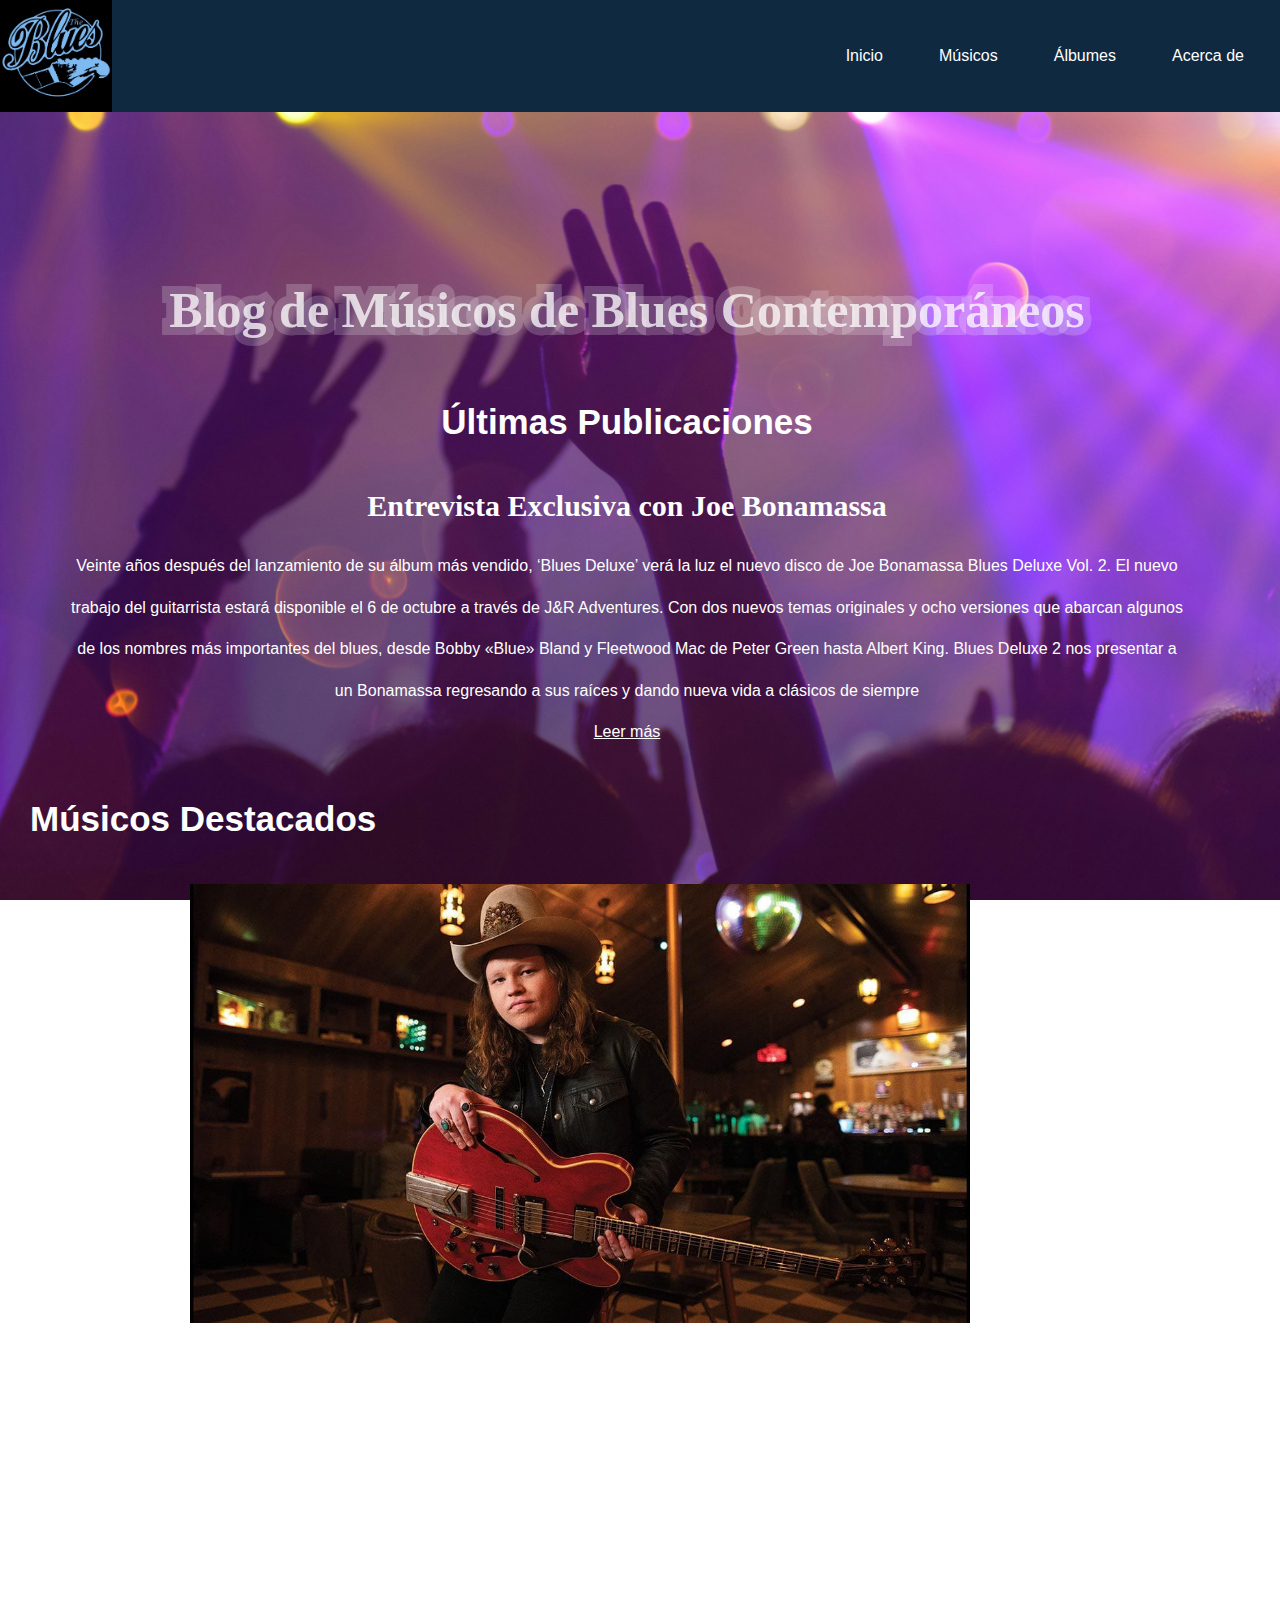
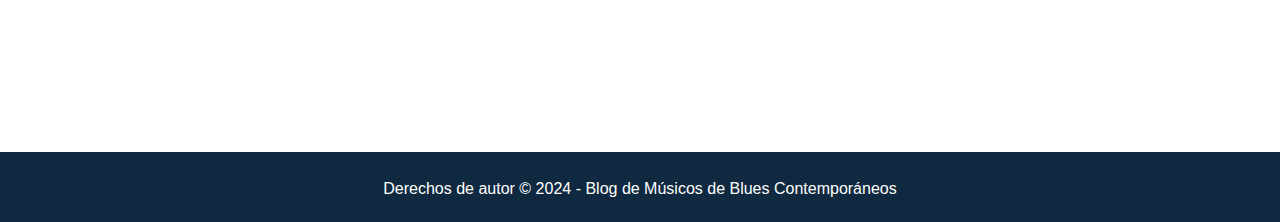
<file: index.html>
<!DOCTYPE html>
<html lang="es">
<head>
    <meta charset="UTF-8">
    <meta name="viewport" content="width=device-width, initial-scale=1.0">
    <title>Blog de Músicos de Blues Contemporáneos</title>
    <link rel="stylesheet" href="https://cdn.jsdelivr.net/npm/bootstrap-icons@1.11.3/font/bootstrap-icons.min.css">
    <link rel="stylesheet" href="./css/style.css">
    <link rel="icon" href="./media/icono.jpg">
    <link rel="preconnet" href="https://fonts.googleapis.com">
    <link rel="preconnect" href="https://fonts.gstatic.com" crossorigin>
    <link href="https://fonts.googleapis.com/css2?family=Jersey+25+Charted&display=swap" rel="stylesheet">
</head>
<body>

<header>
    <img class="logo" src="./media/logo.jpg" alt="logo">
    <button id="abrir" class="abrir-menu"><i class="bi bi-list"></i></button>
    <nav class="nav" id="nav">
        <button class="cerrar-menu" id="cerrar" ><i class="bi bi-x-lg"></i></button>
        <ul class="nav-list">
            <li><a href="#">Inicio</a></li>
            <li><a href="./pages/musicos.html">Músicos</a></li>
            <li><a href="./pages/albumes.html">Álbumes</a></li>
            <li><a href="../pages/acercade.html">Acerca de</a></li>

        </ul>
    </nav>
</header>
<script src="./javascript/main.js"></script>
<main>

    <section id="ultimaspublicaciones">
        <h1>Blog de Músicos de Blues Contemporáneos</h1>
        <h2>Últimas Publicaciones</h2>
        <article>
            <h3>Entrevista Exclusiva con Joe Bonamassa</h3>
            <p>Veinte años después del lanzamiento de su álbum más vendido, ‘Blues Deluxe’ verá la luz el nuevo disco de Joe Bonamassa Blues Deluxe Vol. 2. El nuevo trabajo del guitarrista estará disponible el 6 de octubre a través de J&R Adventures. Con dos nuevos temas originales y ocho versiones que abarcan algunos de los nombres más importantes del blues, desde Bobby «Blue» Bland y Fleetwood Mac de Peter Green hasta Albert King. Blues Deluxe 2 nos presentar a un Bonamassa regresando a sus raíces y dando nueva vida a clásicos de siempre</p>
            <a href="#">Leer más</a>
        </article>
    </section>
    <section id="destacados">
        <h2>Músicos Destacados</h2>
        <div class="musico-destacado">
            <img class="marcusIMG" src="./media/marcus.jpg" alt="marcusking">
            <h3>Marcus king</h3>
            <p>Marcus King es un músico de cuarta generación de Greenville, SC, aprendió a tocar la guitarra a los 3 años con su padre, el músico de blues rock Marvin King.
                Superó unos años problemáticos en el colegio para darse a conocer rápidamente como uno de los artistas jóvenes más prometedores de su tiempo. Tras su éxito con The Marcus King Band, debutó con su álbum en solitario 'El Dorado', producido por Auerbach en 2020. El álbum le valió una nominación al GRAMMY® al "Mejor Álbum de Americana" y los elogios unánimes de la crítica, desde NPR hasta Rolling Stone. Con una destreza sin parangón y un dinámico directo, King ha agotado las entradas de recintos históricos como The Beacon o The Filmore. Ha actuado como telonero de Chris Stapleton, Greta Van Fleet y Nathaniel Rateliff, y ha participado en los programas de Stagecoach, Fuji Rock y Rock Werchter, entre otros.</p>
            <a href="#">Ver más</a>
        </div>
    </section>
</main>
<div class="footer">
<footer>
    <p>Derechos de autor © 2024 - Blog de Músicos de Blues Contemporáneos</p>
</footer>
</div>
</body>
</html>
</file>
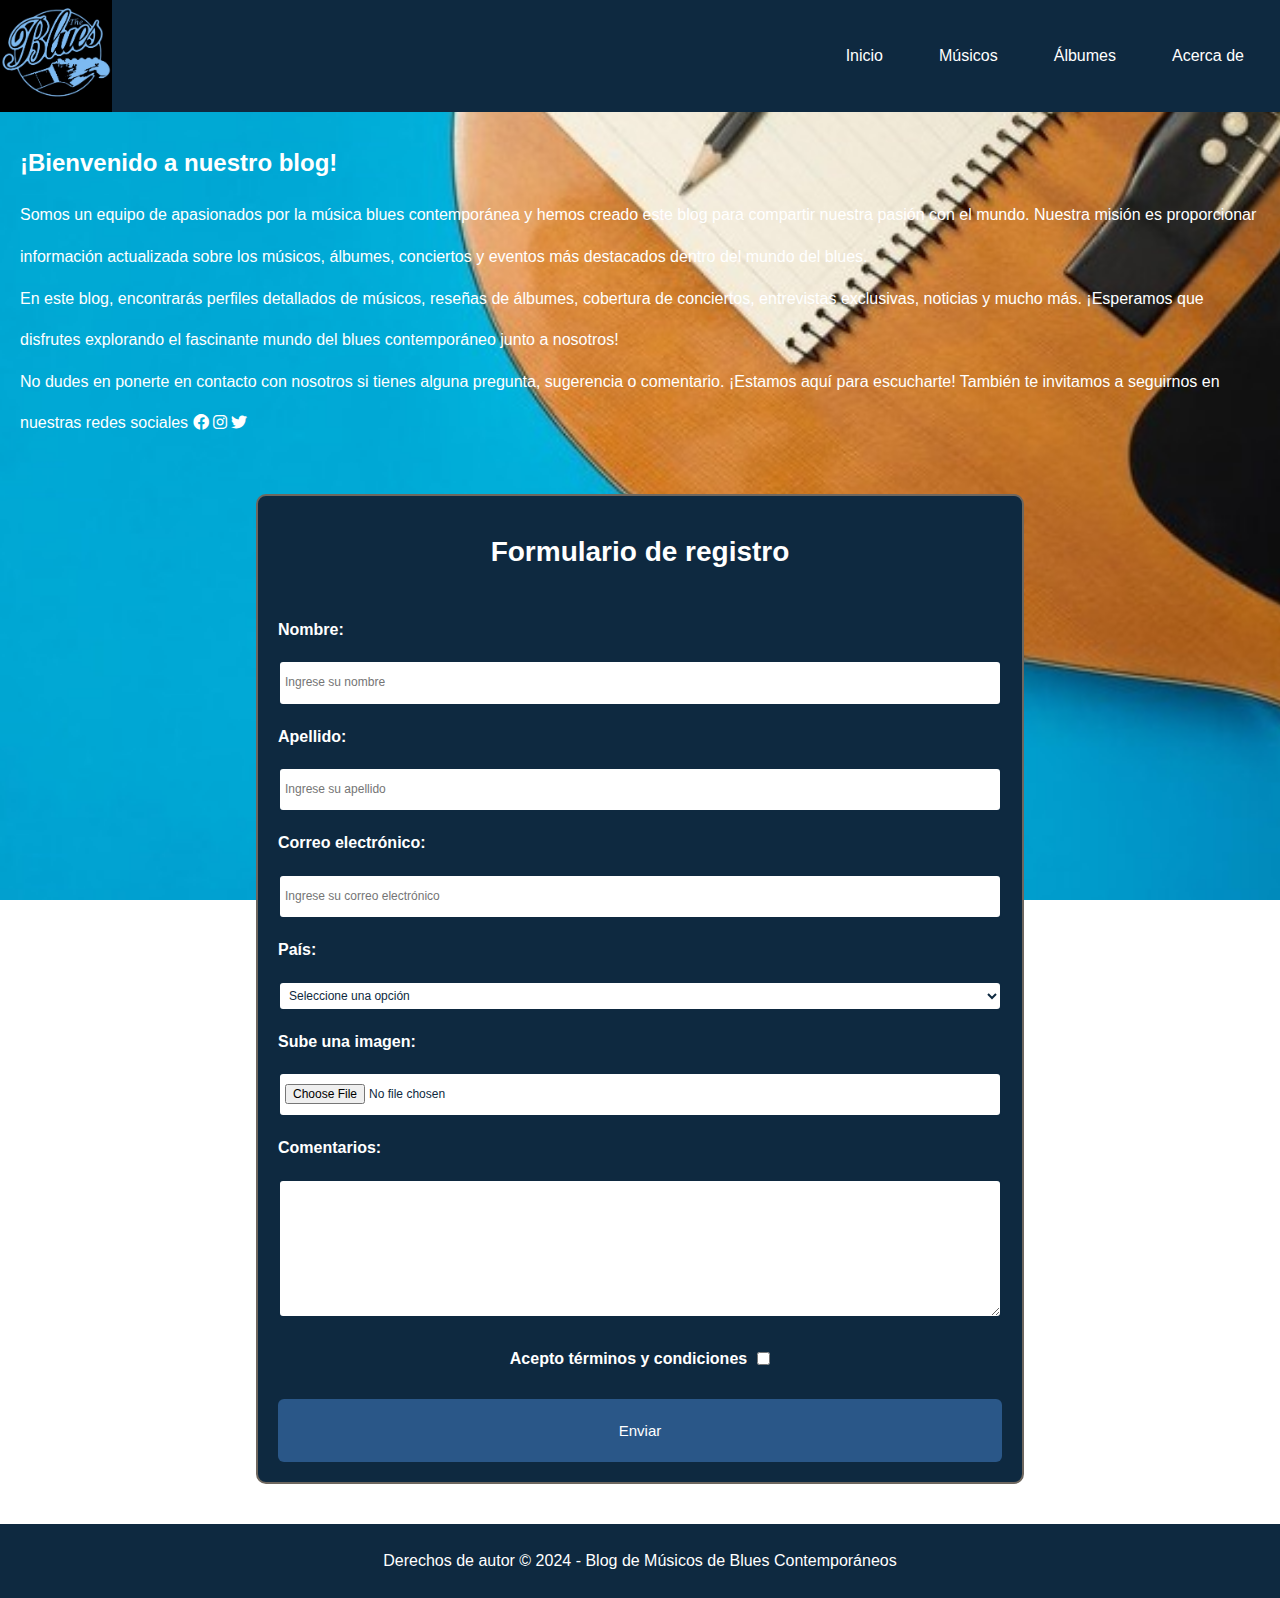
<file: pages/acercade.html>
<!DOCTYPE html>
<html lang="es">
<head>
    <meta charset="UTF-8">
    <meta name="viewport" content="width=device-width, initial-scale=1.0">
    <title>Acerca de Nosotros - Blog de Músicos de Blues Contemporáneos</title>
    <link rel="icon" href="/media/icono.jpg">
    <link rel="stylesheet" href="https://cdnjs.cloudflare.com/ajax/libs/font-awesome/6.0.0-beta3/css/all.min.css">
    <link rel="stylesheet" href="../css/acercade.css">
</head>
<body>

<header>
    <img class="logo" src="../media/logo.jpg" alt="logo">
        <nav class="nav" id="nav">
            <ul class="nav-list">
                <li><a href="/index.html">Inicio</a></li>
                <li><a href="../pages/musicos.html">Músicos</a></li>
                <li><a href="../pages/albumes.html">Álbumes</a></li>
                <li><a href="#">Acerca de</a></li>
            </ul>
        </nav>
</header>
    <main>
        <section class="about">
            <h2>¡Bienvenido a nuestro blog!</h2>
            <p>Somos un equipo de apasionados por la música blues contemporánea y hemos creado este blog para compartir nuestra pasión con el mundo. Nuestra misión es proporcionar información actualizada sobre los músicos, álbumes, conciertos y eventos más destacados dentro del mundo del blues.</p>
            <p>En este blog, encontrarás perfiles detallados de músicos, reseñas de álbumes, cobertura de conciertos, entrevistas exclusivas, noticias y mucho más. ¡Esperamos que disfrutes explorando el fascinante mundo del blues contemporáneo junto a nosotros!</p>
            <p>No dudes en ponerte en contacto con nosotros si tienes alguna pregunta, sugerencia o comentario. ¡Estamos aquí para escucharte! También te invitamos a seguirnos en nuestras redes sociales
                <a href="https://www.facebook.com" target="_blank"><i class="fab fa-facebook"></i></a>
                <a href="https://www.instagram.com" target="_blank"><i class="fab fa-instagram"></i></a>
                <a href="https://www.twitter.com" target="_blank"><i class="fab fa-twitter"></i></a></p>
        </section>
        
        <section class="registrar">
            <h2>Formulario de registro</h2>
            <form id="form" action="https://formsubmit.co/mbcontemporaneos@outlook.com" method="POST">
                <div>
                    <label for="nombre">Nombre:</label>
                    <input type="text" id="nombre" name="nombre" placeholder="Ingrese su nombre">
                </div>
                <div>
                    <label for="apellido">Apellido:</label>
                    <input type="text" id="apellido" name="apellido" placeholder="Ingrese su apellido">
                </div>
                <div>
                    <label for="email">Correo electrónico:</label>
                    <input type="email" id="ingresesucorreoelectronico" name="ingresesucorreoelectronico" placeholder="Ingrese su correo electrónico">
                </div>
                <div>
                    <label for="opciones">País:</label>
                    <select id="opciones" name="opciones">
                        <option value="" selected disabled>Seleccione una opción</option>
                        <option value="Argentina">Argentina</option>
                        <option value="Uruguay">Uruguay</option>
                        <option value="Brasil">Brasil</option>
                    </select>
                </div>
                <div>
                    <label for="imagen">Sube una imagen:</label>
                    <input type="file" id="imagen" name="imagen">
                </div>
                <div>
                    <label for="comentarios">Comentarios:</label>
                    <textarea id="comentarios" name="comentarios" cols="25" rows="4" ></textarea>
                </div>
                <div class="terminos">
                    <label for="terms">Acepto términos y condiciones</label>
                    <input type="checkbox" name="terms" id="terms">
                </div>
                <div class="bottoms">
                    <button id="submitbutton">Enviar</button>
                    <input type="hidden" name="_next" value="http://127.0.0.1:5500">
                    <input type="hidden" name="_captcha" value="false">
                </div>
            </form>
            <script src="../javascript/form.js"></script>
        </section>
    </main>
    <div class="footer" >
        <footer>
            <p>Derechos de autor © 2024 - Blog de Músicos de Blues Contemporáneos</p>
        </footer>
    </div>
</body>
</html>
</file>
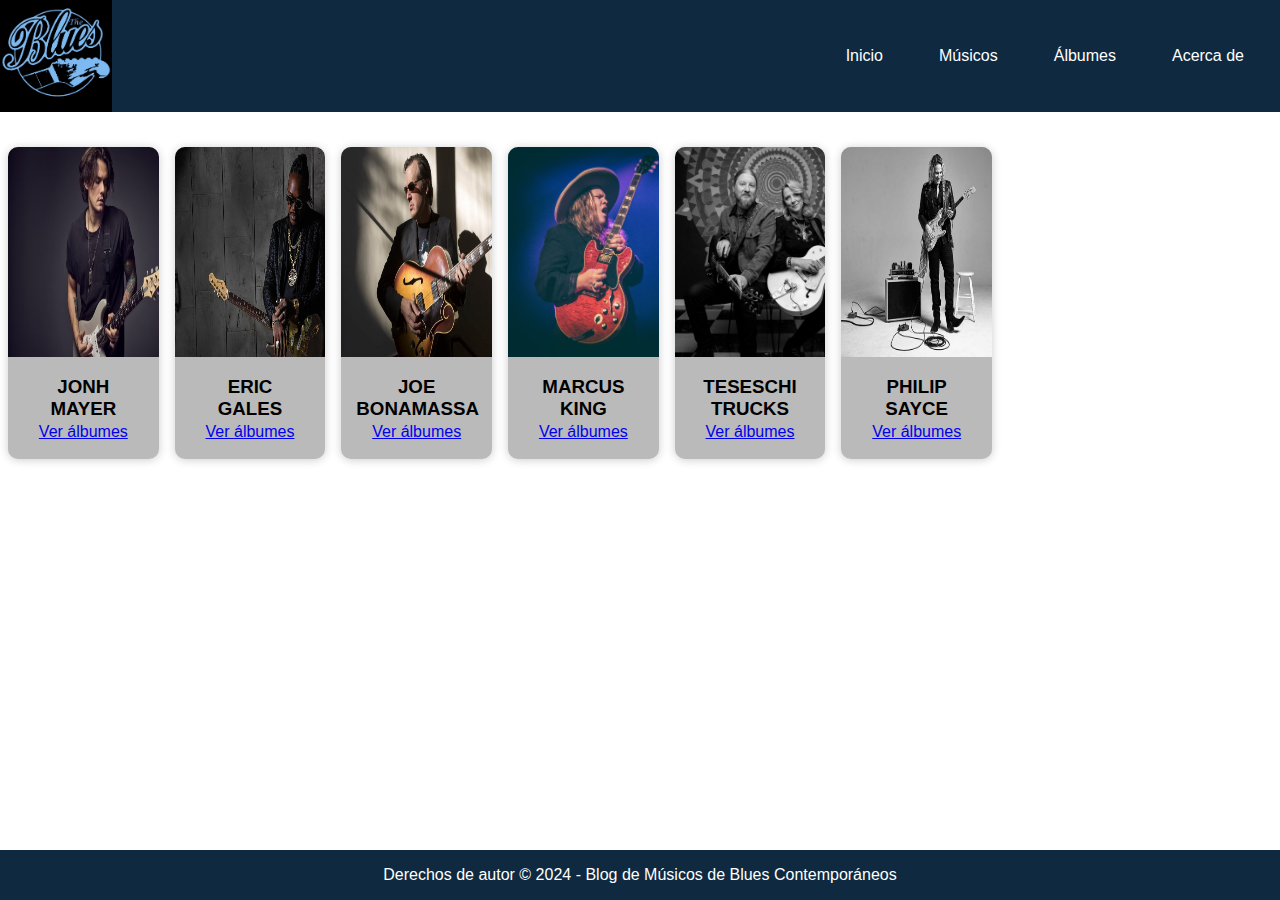
<file: pages/albumes.html>
<!DOCTYPE html>
<html lang="en">
<head>
    <meta charset="UTF-8">
    <meta name="viewport" content="width=device-width, initial-scale=1.0">
    <title>Álbumes de Blues Contemporáneos</title>
    <link rel="icon" href="/media/icono.jpg">
    <link rel="stylesheet" href="../css/galeria.css">
</head>
<body>
    <header>
        <img class="logo" src="../media/logo.jpg" alt="logo">
        <button id="abrir" class="abrir-menu"><i class="bi bi-list"></i></button>
        <nav class="nav" id="nav">
            <button class="cerrar-menu" id="cerrar" ><i class="bi bi-x-lg"></i></button>
            <ul class="nav-list">
                <li> <a href="../index.html">Inicio</a></li>
                <li> <a href="../pages/musicos.html">Músicos</a></li>
                <li> <a href="../pages/albumes.html">Álbumes</a></li>
                <li> <a href="../pages/acercade.html">Acerca de</a></li>
    
            </ul>
        </nav>
    </header>

    <div class="container">
        <div class="card">
            <figure>
                <img src="../media/johnmayer.jpg" alt="" >
            </figure>
            <div class="contenido">
                <h3>JONH MAYER</h3>
                <p><a href="john.html">Ver álbumes</a></p>
            </div>
        </div> 
        <div class="card">
            <figure>
                <img src="../media/ericgales.jpg" alt="">
            </figure>
            <div class="contenido">
                <h3>ERIC <br> GALES</h3>
            <p><a href="eric.html">Ver álbumes</a></p>
            </div>
        </div> 
        <div class="card">
            <figure>
                <img src="../media/joe.jpg" alt="" >
            </figure>
            <div class="contenido">
                <h3>JOE BONAMASSA</h3>
                <p><a href="joe.html">Ver álbumes</a></p>
            </div>
        </div> 
        <div class="card">
            <figure>
                <img src="../media/theMarcusKingBand.jpg" alt="" >
            </figure>
            <div class="contenido">
                <h3>MARCUS KING</h3>
                <p> <a href="marcus.html">Ver álbumes</a></p>
            </div>
        </div> 
        <div class="card">
            <figure>
                <img src="../media/tedeschitrucks.jpg" alt="">
            </figure>
            <div class="contenido">
                <h3>TESESCHI TRUCKS </h3>
                <p><a href="tedeschi.html">Ver álbumes</a></p>
            </div>
        </div> 
        <div class="card">
            <figure>
                <img src="../media/philipsayce.jpeg" alt="">
            </figure>
            <div class="contenido">
                <h3>PHILIP SAYCE</h3>
                <p><a href="philip.html">Ver álbumes</a></p>
            </div>
        </div> 

    </div>


    <div class="footer" >
        <footer>
            <p>Derechos de autor © 2024 - Blog de Músicos de Blues Contemporáneos</p>
        </footer>
    </div>
</body>
</html>
</file>
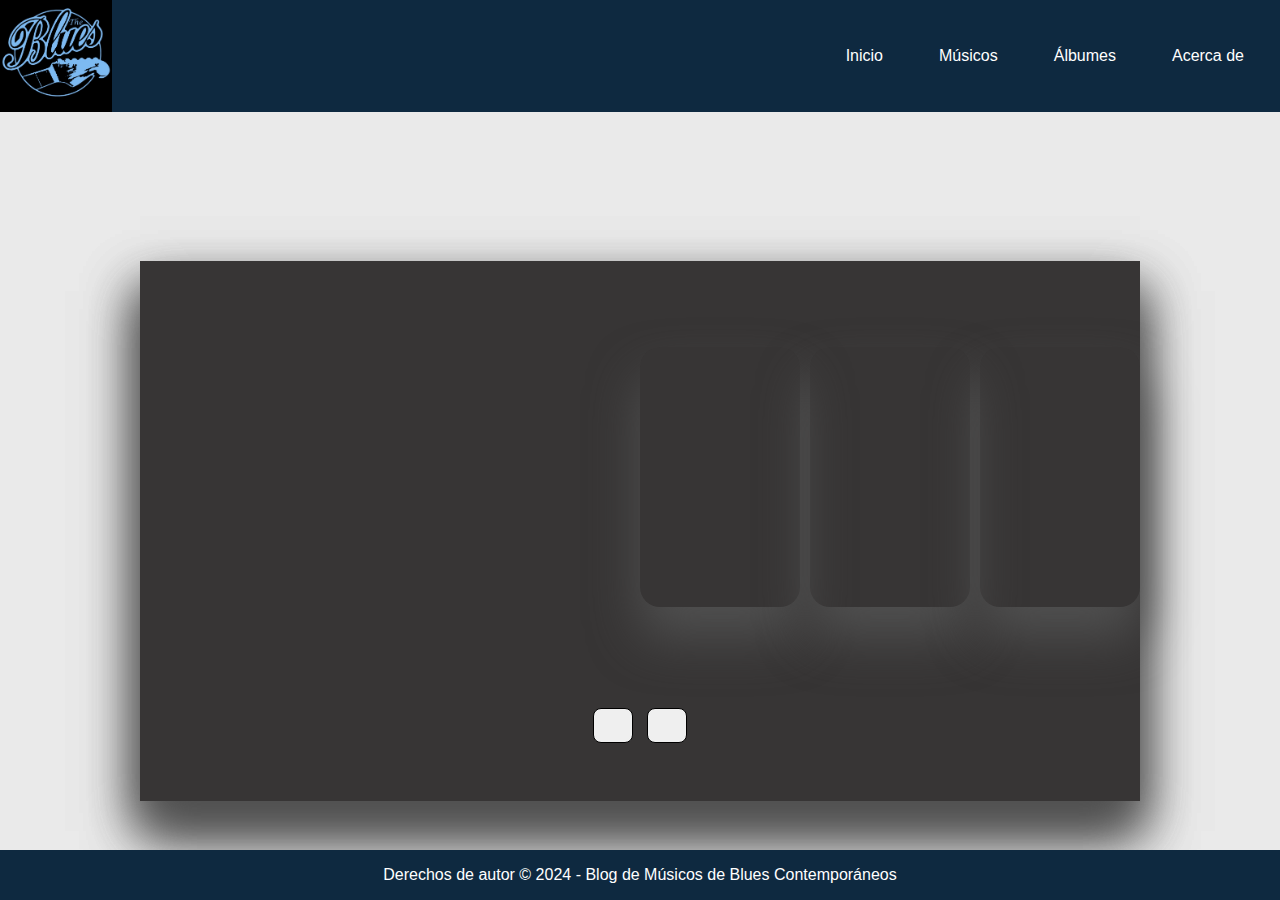
<file: pages/joe.html>
<!DOCTYPE html>
<html lang="en">
<head>
    <meta charset="UTF-8">
    <meta name="viewport" content="width=device-width, initial-scale=1.0">
    <title>Álbumes de Joe Bonamassa</title>
    <link rel="icon" href="/media/icono.jpg">
    <link rel="stylesheet" href="../css/albumes.css">
    <link rel="stylesheet" href="https://cdnjs.cloudflare.com/ajax/libs/font-awesome/6.4.0/css/all.min.css" integrity="sha512-iecdLmaskl7CVkqkXNQ/ZH/XLlvWZOJyj7Yy7tcenmpD1ypASozpmT/E0iPtmFIB46ZmdtAc9eNBvH0H/ZpiBw==" crossorigin="anonymous" referrerpolicy="no-referrer" />
</head>
<body>

    <header>
        <img class="logo" src="../media/logo.jpg" alt="logo">
            <nav class="nav" id="nav">
                <ul class="nav-list">
                    <li><a href="/index.html">Inicio</a></li>
                    <li><a href="../pages/musicos.html">Músicos</a></li>
                    <li><a href="/pages/albumes.html">Álbumes</a></li>
                    <li><a href="../pages/acercade.html">Acerca de</a></li>
                </ul>
            </nav>
    </header>

<main>

    
     
    <div class="container">

        <div class="slide">

            
            <div class="item" style="background-image: url(https://i.scdn.co/image/ab67616d0000b2738ac70f2cbf72a0bdbebe5506);">
                <div class="content">
                    <div class="name">Had To Cry Today</div>
                    <div class="des">Lanzado en 2004. <br> Cuenta con 11 canciones: Never Make Your Move Too Soon, Travellin' South, Junction 61, Reconsider Baby, Around The Bend, Revenge Of The 10 Gallon Hat, When She Dances, Had To Cry Today, The River, When The Sun Goes Down, Faux Mantini</div>
                    
                </div>
            </div>

            <div class="item" style="background-image: url(https://s.songswave.com/album-images/vol3/218/218076/1535623-big/Live-From-Nowhere-In-Particular-CD-1-cover.jpg);">
                <div class="content">
                    <div class="name">Live from Nowhere in Particular</div>
                    <div class="des">Lanzado en 2008. <br> Cuenta con dos discos de los cuales el primero cuenta con las siguientes canciones: Bridge To Better Days,Walk In My Shadows, So Many Roads, Mountain Time, Another Kinda Love, Sloe Gin, One Of These Days. <br> El segundo disco cuenta con las siguientes canciones: Ball Peen Hammer, If Heartaches Were Nickels, Woke Up Dreaming, Django/Just Got Paid, High Water Everywhere, Asking Around For You,A New Day Yesterday/Starship Trooper/ Wurm</div>
                    
                </div>
            </div>
            <div class="item" style="background-image: url(https://upload.wikimedia.org/wikipedia/en/0/0f/Theballadofjohnhenry.jpg);">
                <div class="content">
                    <div class="name"> The Ballad Of John Henry</div>
                    <div class="des">Lanzaddo en 2009. <br>Cuenta con 12 canciones: The Ballad Of John Henry, Stop!, Last Kiss, Jockey Full Of Bourbon, Story Of A Quarryman, Lonesome Road Blues, Happier Times, Feelin' Good, Funkier Than A Mosquito's Tweeter, The Great Flood, From The Valley, As The Crow Flies.</div>
                    
                </div>
            </div>
           
            <div class="item" style="background-image: url(https://is1-ssl.mzstatic.com/image/thumb/Music111/v4/2b/0d/e5/2b0de5c2-b980-21cf-7a81-7c7d6f2c7479/881034105554_Cover.jpg/600x600bf-60.jpg);">
                <div class="content">
                    <div class="name">Rockin Christmas Blues</div>
                    <div class="des">Lanzado en 2016. <br> Cuenta con 7 canciones: Merry Christmas, Blues, Bring Back My Cadillac, Christmas Boogie (One Little Kiss), Christmas Date Blues, O Holy Night, Lonesome Christmas, Santa Claus Is Back In Town</div>
                    
                </div>
            </div>
            <div class="item" style="background-image: url(https://m.media-amazon.com/images/I/713EQBjg-xL._UF1000,1000_QL80_.jpg);">
                <div class="content">
                    <div class="name">Live At The Sydney Opera House</div>
                    <div class="des">Lanzado en 2019. <br>Cuenta con 9 canciones: This Train, Mountain Climbing, Drive, Love Ain't A Love Song, How Deep This River Runs, Mainline Florida, The Valley Runs Low, Blues Of Desperation, No Good Place For The Lonely </div>
                    
                </div>
            </div>
            <div class="item" style="background-image: url(https://m.media-amazon.com/images/I/71GQfrkMqBL._UF1000,1000_QL80_.jpg);">
                <div class="content">
                    <div class="name">Now Serving: Royal Tea Live from the Ryman</div>
                    <div class="des">Lanzado en 2021. <br> Cuenta con 12 cancines: When One Door Opens, Royal Tea,Lookout Man!, High Class Girl, Why Does It Take So Long To Say Goodbye, I Didn't Think She Would Do It, A Conversation With Alice, Beyond The Silence, Lonely Boy, Cradle Rock, Walk In My Shadow, A New Day Yesterday / Starship Trooper - Wurm  </div>
                    
                </div>
            </div>

        </div>

        <div class="button">
            <button class="prev"><i class="fa-solid fa-arrow-left"></i></button>
            <button class="next"><i class="fa-solid fa-arrow-right"></i></button>
        </div>

    </div>
    <script src="../javascript/album.js"></script>
</main>

<div class="footer">
    <footer>
        <p>Derechos de autor © 2024 - Blog de Músicos de Blues Contemporáneos</p>
    </footer>
</div>

</body>
</html>
</file>
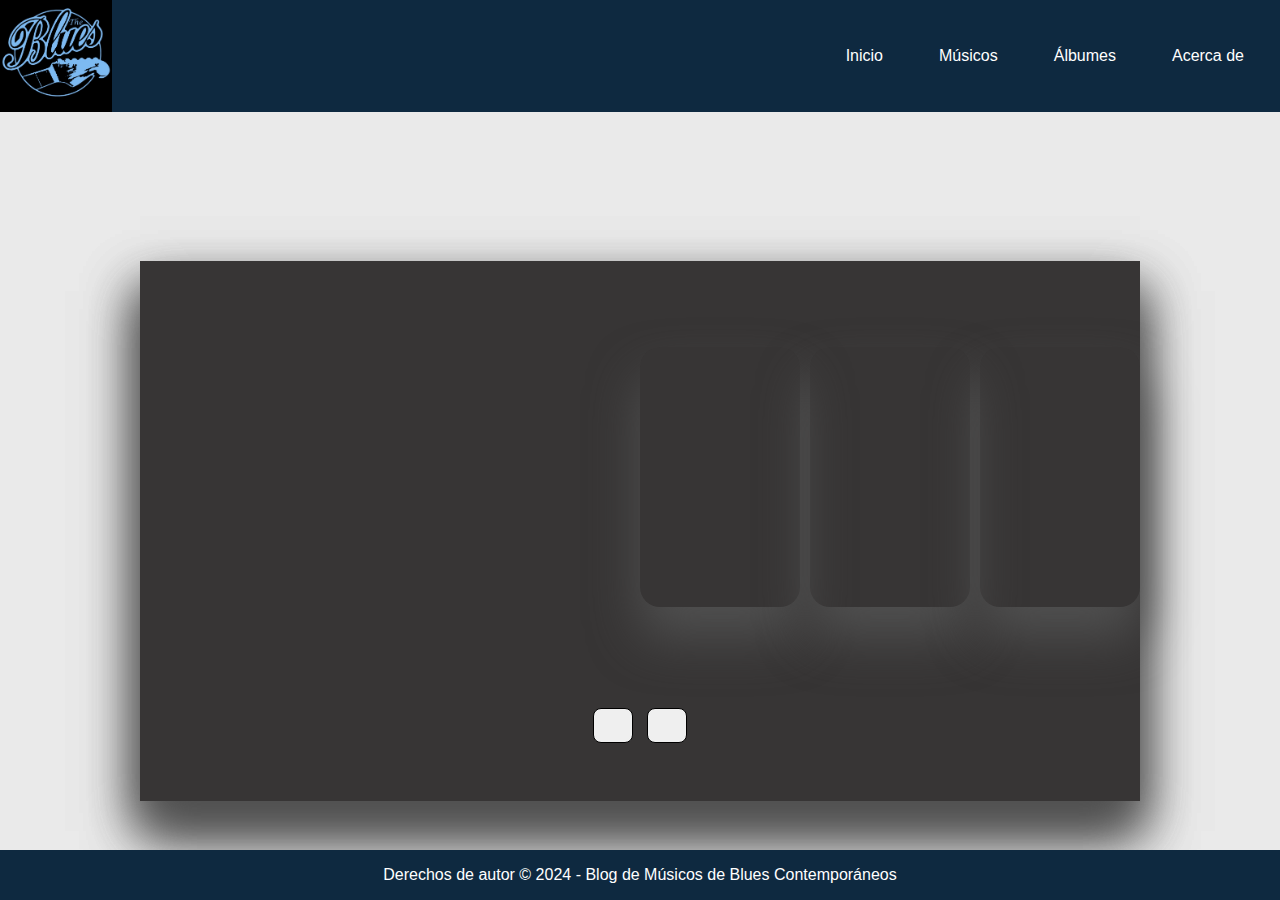
<file: pages/marcus.html>
<!DOCTYPE html>
<html lang="en">
<head>
    <meta charset="UTF-8">
    <meta name="viewport" content="width=device-width, initial-scale=1.0">
    <title>Álbumes de Marcus King</title>
    <link rel="icon" href="/media/icono.jpg">
    <link rel="stylesheet" href="../css/albumes.css">
    <link rel="stylesheet" href="https://cdnjs.cloudflare.com/ajax/libs/font-awesome/6.4.0/css/all.min.css" integrity="sha512-iecdLmaskl7CVkqkXNQ/ZH/XLlvWZOJyj7Yy7tcenmpD1ypASozpmT/E0iPtmFIB46ZmdtAc9eNBvH0H/ZpiBw==" crossorigin="anonymous" referrerpolicy="no-referrer" />
</head>
<body>

    <header>
        <img class="logo" src="../media/logo.jpg" alt="logo">
            <nav class="nav" id="nav">
                <ul class="nav-list">
                    <li><a href="/index.html">Inicio</a></li>
                    <li><a href="../pages/musicos.html">Músicos</a></li>
                    <li><a href="/pages/albumes.html">Álbumes</a></li>
                    <li><a href="../pages/acercade.html">Acerca de</a></li>
                </ul>
            </nav>
    </header>

<main>

    
     
    <div class="container">

        <div class="slide">

            
            <div class="item" style="background-image: url(https://m.media-amazon.com/images/I/91STTi2VvpL._UF1000,1000_QL80_.jpg);">
                <div class="content">
                    <div class="name">Soul Insight</div>
                    <div class="des">Lanzado en 2014. <br> Cuenta con 12 canciones: Always, Boone, Fraudulent Waffle,Featuring – Etienne Rivera, Honey, Dave's Apparition (Interlude), Featuring – Harold Todd, Everything, Featuring – Rafa, No Decency, Featuring – Harold Todd  Rafa, Dyin', Featuring – Harold Todd, Booty Stank, Featuring – Etienne Rivera, Harold Todd, Opie, Keep Moving, I Won't Be Here</div>
                    
                </div>
            </div>
            <div class="item" style="background-image: url(https://m.media-amazon.com/images/I/81lKlaJPFCL._UF1000,1000_QL80_DpWeblab_.jpg);">
                <div class="content">
                    <div class="name">Carolina Confessions</div>
                    <div class="des">Lanzado en 2018. <br> Cuenta con 10 canciones: Confessions
                        2		Where I'm Headed, Homesick, 8 A.M., How Long, Remember, Side Door, Autumn Rains, Welcome 'Round Here, Goodbye Carolina</div>
                    
                </div>
            </div>
            <div class="item" style="background-image: url(https://www.mondosonoro.com/wp-content/uploads/2020/12/marcus-king-el-dorado.jpg);">
                <div class="content">
                    <div class="name">El Dorado</div>
                    <div class="des">Lanzado en 2020. <br> Cuenta con 12 canciones: 1.Young man's dream, The well, Wildflowers & wine, One day she's here, Sweet Mariona, Beautiful stranger, Break, Say you will, Turn it up, Too much whiskey, Love song, No pain.</div>
                    
                </div>
            </div>
            <div class="item" style="background-image: url(https://i.scdn.co/image/ab67616d0000b273beebaa7fbb1d4b9dcf30dbb9);">
                <div class="content">
                    <div class="name">Young Blood</div>
                    <div class="des">Lanzado en 2022. <br> Cuenta con 11 canciones: It's Too Late Lyrics, Lie Lie Lie Lyrics, Rescue Me Lyrics, Pain Lyrics, Good and Gone Lyrics, Blood on the Tracks Lyrics, Hard Working Man Lyrics, Aim High Lyrics, Dark Cloud Lyrics, Whisper Lyrics, Blues Worse Than I Ever Had Lyrics</div>
                    
                </div>
            </div>
            <div class="item" style="background-image: url(https://m.media-amazon.com/images/I/91CggKQREvL._UF1000,1000_QL80_.jpg);">
                <div class="content">
                    <div class="name">Mood Swings</div>
                    <div class="des">Lanzado en 2024. <br>Cuenta con 11 canciones: Mood Swings, F*ck My Life Up Again, Soul It Screams, Save Me, Hero, Delilah, Inglewood Motel (Halestorm), This Far Gone, Bipolar Love, Me Or Tennessee, Cadillac</div>
                    
                </div>
            </div>
            

        </div>

        <div class="button">
            <button class="prev"><i class="fa-solid fa-arrow-left"></i></button>
            <button class="next"><i class="fa-solid fa-arrow-right"></i></button>
        </div>

    </div>
    <script src="../javascript/album.js"></script>
</main>
<div class="footer">
    <footer>
        <p>Derechos de autor © 2024 - Blog de Músicos de Blues Contemporáneos</p>
    </footer>
</div>
</body>
</html>
</file>
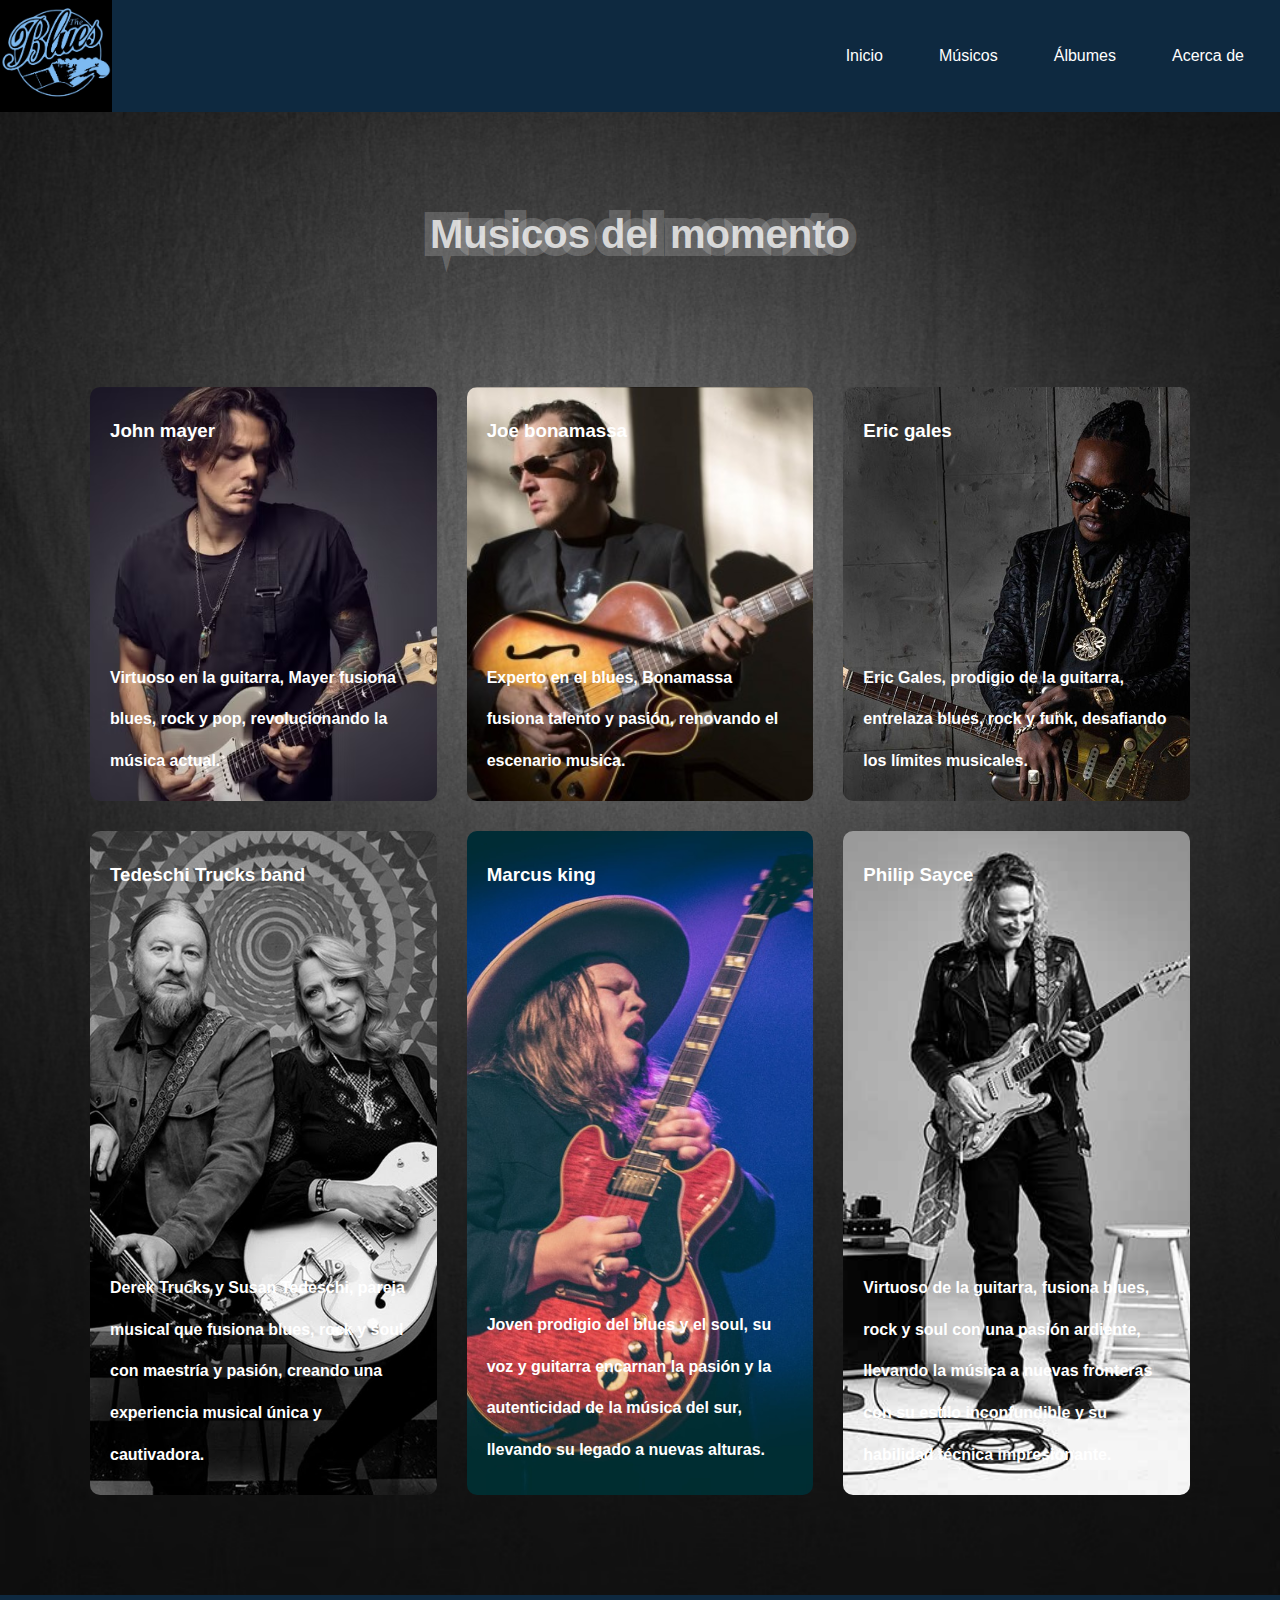
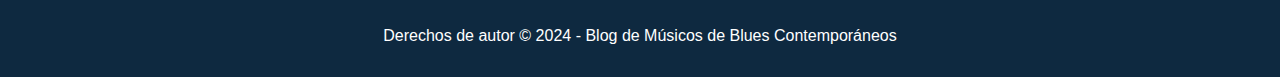
<file: pages/musicos.html>
<!DOCTYPE html>
<html lang="es">
<head>
    <meta charset="UTF-8">
    <meta name="viewport" content="width=device-width, initial-scale=1.0">
    <title>Músicos de Blues Contemporáneos</title>
    <link rel="icon" href="/media/icono.jpg">
    <link rel="stylesheet" href="../css/musicos.css">
</head>
<body>

    <header>
        <img class="logo" src="../media/logo.jpg" alt="logo">
        <nav class="nav" id="nav">
            <ul class="nav-list">
                <li><a href="/index.html">Inicio</a></li>
                <li><a href="#">Músicos</a></li>
                <li><a href="../pages/albumes.html">Álbumes</a></li>
                <li><a href="../pages/acercade.html">Acerca de</a></li>
            </ul>
        </nav>
    </header>
<main>
    <h2 class="h-2">Musicos del momento</h2>
    <section id="musicos">
        <div class="musico" style="background-image: url(../media/johnmayer.jpg);">
            <div class="textos">
            <h3>John mayer</h3>
            <p>Virtuoso en la guitarra, Mayer fusiona blues, rock y pop, revolucionando la música actual.</p>
            </div>
        </div>
        <div class="musico" style="background-image: url(../media/joe.jpg);">
            <div class="textos">
            <h3>Joe bonamassa</h3>
            <p>Experto en el blues, Bonamassa fusiona talento y pasión, renovando el escenario musica.</p>
            </div>
        </div>
        <div class="musico" style="background-image: url(../media/ericgales.jpg)">
            <div class="textos">
            <h3>Eric gales</h3>
            <p>Eric Gales, prodigio de la guitarra, entrelaza blues, rock y funk, desafiando los límites musicales.</p>
            </div>
        </div>
        <div class="musico" style="background-image: url(../media/tedeschitrucks.jpg)">
            <div class="textos">
            <h3>Tedeschi Trucks band </h3>
            <p>Derek Trucks y Susan Tedeschi, pareja musical que fusiona blues, rock y soul con maestría y pasión, creando una experiencia musical única y cautivadora.</p>
            </div>
        </div>
        <div class="musico" style="background-image: url(../media/theMarcusKingBand.jpg)">
            <div class="textos">
            <h3>Marcus king</h3>
            <p>Joven prodigio del blues y el soul, su voz y guitarra encarnan la pasión y la autenticidad de la música del sur, llevando su legado a nuevas alturas.</p> 
            </div>
        </div>
        <div class="musico" style="background-image: url(../media/philipsayce.jpeg)">
            <div class="textos">
            <h3>Philip Sayce</h3>
            <p>Virtuoso de la guitarra, fusiona blues, rock y soul con una pasión ardiente, llevando la música a nuevas fronteras con su estilo inconfundible y su habilidad técnica impresionante.</p>
            </div>
        </div>
    </section>
</main>

<div class="footer">
<footer>
    <p>Derechos de autor © 2024 - Blog de Músicos de Blues Contemporáneos</p>
</footer>
</div>
</body>
</html>
</file>
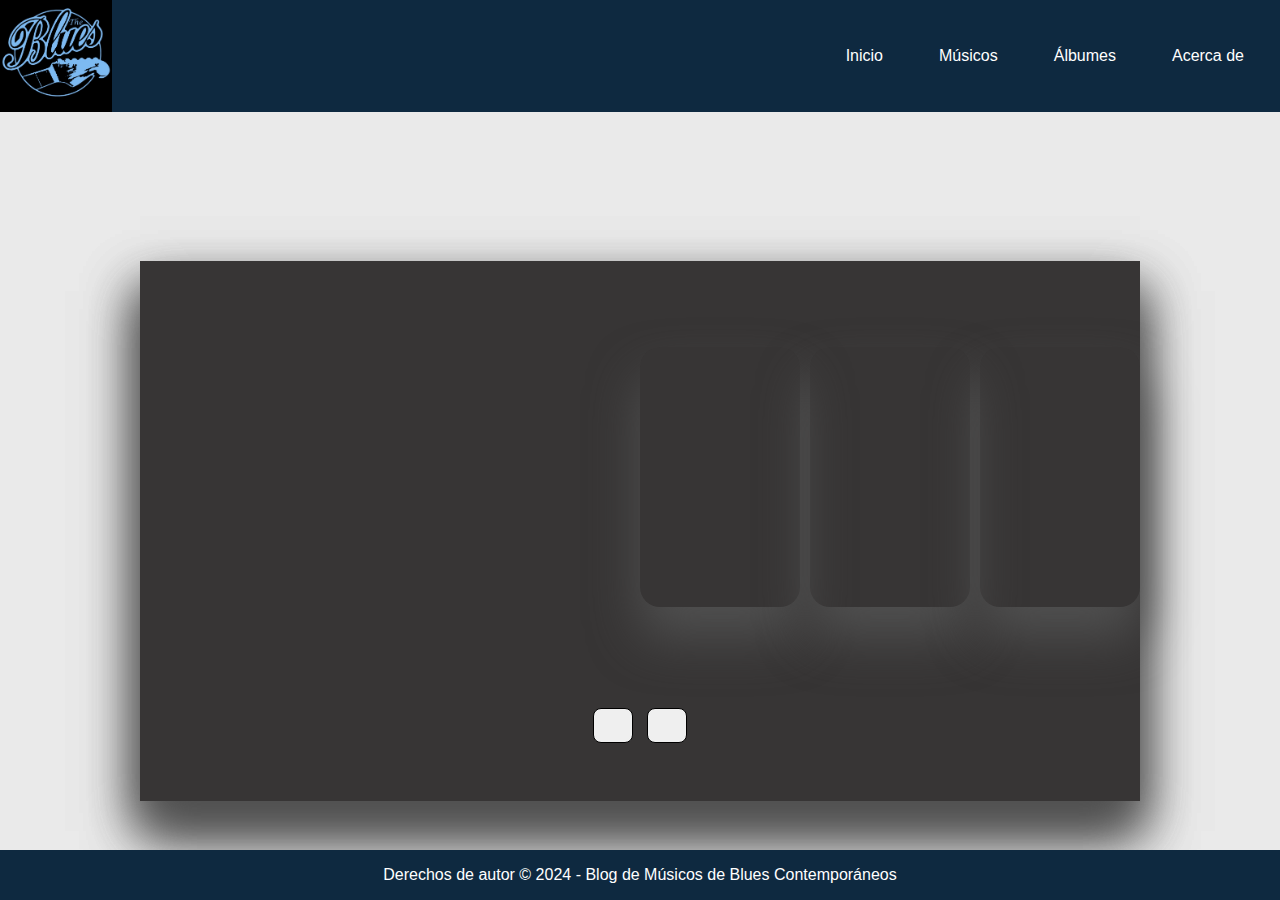
<file: pages/tedeschi.html>
<!DOCTYPE html>
<html lang="en">
<head>
    <meta charset="UTF-8">
    <meta name="viewport" content="width=device-width, initial-scale=1.0">
    <title>Álbumes de Tedeschi Trucks Band</title>
    <link rel="icon" href="/media/icono.jpg">
    <link rel="stylesheet" href="../css/albumes.css">
    <link rel="stylesheet" href="https://cdnjs.cloudflare.com/ajax/libs/font-awesome/6.4.0/css/all.min.css" integrity="sha512-iecdLmaskl7CVkqkXNQ/ZH/XLlvWZOJyj7Yy7tcenmpD1ypASozpmT/E0iPtmFIB46ZmdtAc9eNBvH0H/ZpiBw==" crossorigin="anonymous" referrerpolicy="no-referrer" />
</head>
<body>

    <header>
        <img class="logo" src="../media/logo.jpg" alt="logo">
            <nav class="nav" id="nav">
                <ul class="nav-list">
                    <li><a href="/index.html">Inicio</a></li>
                    <li><a href="../pages/musicos.html">Músicos</a></li>
                    <li><a href="/pages/albumes.html">Álbumes</a></li>
                    <li><a href="../pages/acercade.html">Acerca de</a></li>
                </ul>
            </nav>
    </header>

<main>
    <div class="container">
        
        <div class="slide">

            
            <div class="item" style="background-image: url(https://m.media-amazon.com/images/I/814LKUjoEFL._UF1000,1000_QL80_.jpg);">
                <div class="content">
                    <div class="name">Revelator</div>
                    <div class="des">Lanzado en 2011. <br> Cuenta con 13 canciones: Come See About Me, Don't Let Me Slide, Midnight In Harlem, Bound For Glory, Simple Things, Until You Remember, Ball And Chain, These Walls, Learn How To Love, Shrimp And Grits (Interlude), Love Has Something Else To Say, Shelter, Ghost Light (Hidden Track).  </div>
                    
                </div>
            </div>
            <div class="item" style="background-image: url(https://i.scdn.co/image/ab67616d0000b27311b4371ea1b2c4709cae4592);">
                <div class="content">
                    <div class="name">Everybody's Talkin'</div>
                    <div class="des">Lanzado en 2012. <br> Cuenta con 13 canciones: Everybody's Talkin', Midnight In Harlem, Learn How To Love, Bound For Glory, Nobody's Free, Darling Be Home Soon, That Did It, Uptight, Love Has Something Else To Say, Wade In The Water, Don´t Let Me Slide,  I Want To Take You Higher. </div>
                    
                </div>
            </div>
            <div class="item" style="background-image: url(https://i.scdn.co/image/ab67616d0000b273154b7335f52189bf3d895879);">
                <div class="content">
                    <div class="name">Made Up Mind</div>
                    <div class="des">Lanzado en 2013. <br> Cuenta con 11 canciones: Made Up Mind, Do I Look Worried, Idle Wind, Misunderstood, Part Of Me, Whiskey Legs, It's So Heavy, All That I Need, Sweet And Low, The Storm, Calling Out To You.</div>
                    
                </div>
            </div>
            <div class="item" style="background-image: url(https://i.scdn.co/image/ab67616d0000b2733d9f33eba9a843cca32e80d1);">
                <div class="content">
                    <div class="name">Let Me Get By</div>
                    <div class="des">Lanzado en 2016. <br> Cuenta con 10 canciones: Anyhow, Laugh about it, Don t know what it means, Right on time, Let me get by, Just as strange, Crying over you /swamp raga, Hear me, I want more, In every heart.</div>
                    
                </div>
            </div>
            <div class="item" style="background-image: url(https://i.scdn.co/image/ab67616d00001e02b96fc3a0ecdea201ca7ec305);">
                <div class="content">
                    <div class="name">Live From The Fox Oakland</div>
                    <div class="des">Lanzado en 2017. <br> Cuenta con 17 canciones: 1. Don’t Know What It Means, Keep On Growing, Bird On The Wire, Within You Without You, Just As Strange, Crying Over You, Color Of The Blues, These Walls, Anyhow, Right On Time, Leavin’ Trunk, Don’t Drift Away, I Want More, I Pity The Fool, Ali, Let Me Get By, You Ain’t Going Nowhere</div>
                    
                </div>
            </div>
            <div class="item" style="background-image: url(https://i.scdn.co/image/ab67616d0000b273bc4f8c1a6b1a302173984d1f);">
                <div class="content">
                    <div class="name">Signs</div>
                    <div class="des">Lanzado en 2019 <br> Cuenta con 11 canciones: Signs High Times, I’m Gonna Be There, When Will I Begin, Walk Through This Life, Strengthen What Remains, Still Your Mind, Hard Case, Shame, All The World, They Don’t Shine, The Ending</div>
                    
                </div>
            </div>

            <div class="item" style="background-image: url(https://i.scdn.co/image/ab67616d0000b273dd294de8ddfdf3d545fa3d92);">
                <div class="content">
                    <div class="name">I Am The Moon</div>
                    <div class="des">Lanzado en 2022. <br> Cuenta con 5 canciones: Hear My Dear, Fall In, I Am the Moon, Circles 'round, Pasaquan</div>
                    
                </div>
            </div>

        </div>

        <div class="button">
            <button class="prev"><i class="fa-solid fa-arrow-left"></i></button>
            <button class="next"><i class="fa-solid fa-arrow-right"></i></button>
        </div>

    </div>
    <script src="../javascript/album.js"></script>
</main>

<div class="footer">
    <footer>
        <p>Derechos de autor © 2024 - Blog de Músicos de Blues Contemporáneos</p>
    </footer>
</div>
</body>
</html>
</file>
<file: css/style.css>
* {
    margin: 0;
    padding: 0;
    box-sizing: border-box;
    font-family: 'Open Sans', sans-serif;
    line-height: 2.6;
    color: white;
}
body {
    background-image: url(../media/pexels-mark-angelo-sampan-738078-1587927.jpg);
    background-position: center;
    background-repeat: no-repeat;
    background-size: cover;
    background-attachment: fixed;
    min-height: 100vh;
}

header {
    display: flex;
    justify-content: space-between;
    align-items: center;
    background-color: #0e2940;
}

header {
    width: 100%;
    padding: 0;
    z-index: 1000px;
    margin-bottom: 3vh;
}


.logo {
    margin-top: 0;
    margin-left: 0;
    max-width: 7rem;
}
.nav {
    display: grid;
    grid-template-columns: repeat(2, auto);
    gap: 1rem;
}


.nav-list {
    list-style-type: none;
    display: flex;
    gap: 1rem;
}

.nav-list li a {
    text-decoration: none;
    color: white;
}

.nav ul li a {
    display: block;
    padding: 10px 20px;
    color: #ffffff; 
    text-decoration: none;
    transition: background-color 0.2s ease; 
}

.nav ul li a:hover {
    background-color: rgba(255, 255, 255, 0.2); 
}

h1 {
    font-family: 'Crimson Text', serif;
    font-size: 50px;
    padding: 1px;
    color: rgba(255, 255, 255, 0.76); 
    -webkit-text-stroke: 1rem rgba(250, 250, 250, 0.205); 
}

h2 {
    font-family: 'Montserrat', sans-serif;
    font-size: 35px;
}
h3 {
    font-family: 'Merriweather', serif;
    font-size: 30px;
}
.marcusIMG {
    display: inline-block;
    justify-content: center;
    width: 70%;
    margin-left: 10rem;
    margin-top: 20px;
    margin-bottom: 20px;
}

main {
    padding: 10px;
}
section {
    padding: 20px;
}

.footer {
    display: grid;
    background-color: #0e2940;
    padding: 1em;
    text-align: center;
    position: absolute;
    bottom: 0;
    width: 100%;
}

#ultimaspublicaciones {
    text-align: center;
    margin: 10vh 05vh 0; 
    margin-bottom: 0;
}
#destacados {
    margin-bottom: 10px;
}

.abrir-menu,
.cerrar-menu {
    display: none;
}

/* medida responsive smarthphone*/ 

@media only screen and (max-width: 767px) {
     body {
        display: grid;
        min-height: 100vh;
    } 

    .abrir-menu,
    .cerrar-menu {
        display: block;
        border: 0;
        font-size: 1.2rem;
        background-color: transparent;
        cursor: pointer;
    }

    .abrir-menu {
        margin-right: 15px; 
        color: #1c1c1c;
    }

    .cerrar-menu {
        position: relative;
        right: 40px;
        color: #ececec;
    }
    .nav {
        opacity: 0;
        visibility: hidden;
        display: flex;
        flex-direction: column;
        align-items: end;
        gap: 0;
        position: fixed;
        top: 0;
        right: 0;
        max-height: calc(100vh - 100px); 
        overflow-y: auto;
        background-color: #0e2940;
        padding: 15px;
        border: 1px solid #ffffff52;
    }

    .nav.visible {
        opacity: 1;
        visibility: visible;
    }

    .nav-list {
        flex-direction: column;
        align-items: center;
    }
    
    .nav-list li a {
        color: #ecececec;
    }
    h2 {
        padding-top: 30px;
        padding-bottom: 30px;
    }


    .marcusIMG {
        margin-left: auto;
    }
    
    .footer {
        background-color: #0e2940;
        position: relative;
        text-align: center;
        bottom: 0;
        width: 100%;
        height: 100px;
    }
}

/* medida responsive tablet*/ 

@media only screen and (min-width: 768px) and (max-width: 1023px){
    body {
        display: grid;
        min-height: 100vh;
    }

    .footer {
        background-color: #0e2940;
        position: relative;
        text-align: center;
        bottom: 0;
        width: 100%;
        height: 100px;
    }
    #ultimaspublicaciones {
        text-align: center;
        margin: 25vh 05vh 0; 
    }
    .marcusIMG {
        margin-left: 6rem;
    }
    
}

/* medida responsive laptop*/ 

@media only screen and (min-width: 1024px) and (max-width: 1439px) {
    
    body {
        display: grid;
        min-height: 100vh;
    }
   
    main {
        margin-left: 10px;
        padding: 5px;
    }
    section {
        width: 90%;
        margin-left: 5px;
        padding: 10px;
    }

    .footer {
        background-color: #0e2940;
        position: relative;
        text-align: center;
        bottom: 0;
        width: 100%;
        height: 70px;
    }
}
</file>
<file: css/acercade.css>
* {
    margin: 0;
    padding: 0;
    box-sizing: border-box;
    font-family: 'Open Sans', sans-serif;
    line-height: 2.6;
    color: #fff;
}

body {
    display: grid;
    background-image: url(../media/fondoacercade.jpg);
    background-position: center;
    background-repeat: no-repeat;
    background-size: cover;
    background-attachment: fixed;
    min-height: 100vh;
}

header {
    display: flex;
    justify-content: space-between;
    align-items: center;
    background-color: #0e2940;
    width: 100%;
    z-index: 1000;
}

.logo {
    margin-top: 0;
    margin-left: 0;
    max-width: 7rem;
}
.nav {
    display: grid;
    grid-template-columns: repeat(2, auto);
    gap: 1rem;
}


.nav-list {
    list-style-type: none;
    display: flex;
    gap: 1rem;
}

.nav-list li a {
    text-decoration: none;
    color: white;
}

.nav ul li a {
    display: block;
    padding: 10px 20px;
    color: white;
    text-decoration: none;
    transition: background-color 0.2s ease;
}

.nav ul li a:hover {
    background-color: rgba(255, 255, 255, 0.2);
}

.footer {
    display: grid;
    background-color: #0e2940;
    padding: 1em;
    text-align: center;
    position: relative;
    bottom: 0;
    width: 100%;
}

.about {
    padding: 20px 20px 10px 20px;
    display: grid;
    justify-content: center;
    align-items: center;
}

.registrar {
    max-width: 60%;
    margin: 40px auto;
    background-color: #0e2940;
    padding: 20px;
    border-radius: 10px;
    border: 2px solid #6e675f;
}

.registrar h2 {
    font-size: 28px;
    font-weight: bold;
    margin-bottom: 20px;
    text-align: center;
    color: #fff;
}

form {
    display: grid;
    gap: 10px;
}

form div {
    display: grid;
    gap: 10px;
}

label {
    font-weight: bold;
    color: #fff;
}

input[type="text"],
input[type="email"],
textarea,
input[type="date"],
select,
input[type="file"],
input[type="option"] {
    padding: 5px;
    border: 2px solid #0e2940;
    border-radius: 5px;
    transition: border-color 0.3s;
    font-size: 12px;
    width: 100%;
    box-sizing: border-box;
    font-family: 'Open Sans', sans-serif;
    color: #0e2940;
    background-color: #fff; 
}

input[type="text"]:focus,
input[type="email"]:focus,
textarea:focus,
input[type="number"]:focus,
input[type="radio"]:focus,
input[type="date"]:focus,
select:focus,
input[type="file"]:focus,
input[type="option"]:focus {
    outline: none;
    border-color: #0e2940;
}

select#opciones:focus {
    outline: none;
    border-color: #0e2940;
}

select#opciones option {
    background-color: #2a5788; 
    color: #fff; 
}

.terminos {
    display: flex;
    align-items: center;
    justify-content: center;
    padding: 10px;
}

button {
    padding: 12px 24px;
    border: none;
    border-radius: 6px;
    cursor: pointer;
    transition: background-color 0.3s;
    font-size: 15px;
    background-color: #2a5788; 
    color: #fff; 
}

button:hover {
    background-color: #3c72b0;
}

#submitbutton {
    background-color: #2a5788; 
}

#submitbutton:hover {
    background-color: #3c72b0;
}
</file>
<file: css/galeria.css>
*{
    margin: 0;
    padding: 0;
    box-sizing: border-box;
    font-family: 'Open Sans', sans-serif;  
}
header {
    display: flex;
    justify-content: space-between;
    align-items: center;
    background-color: #0e2940;
}

header {
    width: 100%;
    padding: 0;
    z-index: 1000px;
    margin-bottom: 3vh;
}


.logo {
    margin-top: 0;
    margin-left: 0;
    max-width: 7rem;
}
.nav {
    display: grid;
    grid-template-columns: repeat(2, auto);
    gap: 1rem;
}


.nav-list {
    list-style-type: none;
    display: flex;
    gap: 1rem;
}

.nav-list li a {
    text-decoration: none;
    color: white;
}

.nav ul li a {
    display: block;
    padding: 10px 20px;
    color: #ffffff; 
    text-decoration: none;
    transition: background-color 0.2s ease; 
}

.nav ul li a:hover {
    background-color: rgba(255, 255, 255, 0.2); 
}

body{
    background-image: url(https://media.istockphoto.com/id/182191709/es/foto/textura-de-fondo.jpg?s=612x612&w=0&k=20&c=8IqM6U138w42SHWci3ig3Nh49yljKpaRly6PPcBAF-0=);
    background-position: center;
    background-repeat: no-repeat;
    background-size: cover;
    background-attachment: fixed;
    min-height: 100vh;
}

.container{
    display: flex;
    width: 100%;
    max-width: 1000px;
}

.card{
    width: 100%;
    margin: 8px;
    border-radius: 10px;
    overflow: hidden;
    background: #bbbaba;
    box-shadow: 0px 1px 10px rgba(0, 0, 0, 0.2);
    cursor: default;
    transition: all 400ms ease;
}

.card:hover{
    box-shadow: 5px 5px 20px rgba(189, 182, 182, 0.4);
    transform: translateY(-3%);
}

.card img{
    width: 130%;
    height: 210px;
}

.card .contenido{
    padding: 15px;
    text-align: center;  
}

.card .contenido p{
    line-height: 1.5;
    color: blue;
}


.abrir-menu,
.cerrar-menu {
    display: none;
}

/* medida responsive smarthphone*/ 

@media only screen and (max-width: 767px) {
     body {
        display: grid;
        min-height: 100vh;
    } 

    .abrir-menu,
    .cerrar-menu {
        display: block;
        border: 0;
        font-size: 1.2rem;
        background-color: transparent;
        cursor: pointer;
    }

    .abrir-menu {
        margin-right: 15px; 
        color: #1c1c1c;
    }

    .cerrar-menu {
        position: relative;
        right: 40px;
        color: #ececec;
    }
    .nav {
        opacity: 0;
        visibility: hidden;
        display: flex;
        flex-direction: column;
        align-items: end;
        gap: 0;
        position: fixed;
        top: 0;
        right: 0;
        bottom: 0;
        max-height: calc(100vh - 100px); 
        overflow-y: auto;
        background-color: #0e2940;
        padding: 15px;
        padding-bottom: 0;
        border: 1px solid #ffffff52;
        box-shadow: 0 0 0 500vmax rgba#0e2940;
    }

    .nav.visible {
        opacity: 1;
        visibility: visible;
    }

    .nav-list {
        flex-direction: column;
        align-items: center;
    }
    
    .nav-list li a {
        color: #ecececec;
    }
}
    .footer {
        background-color: #0e2940;
        color: white;
        padding: 1em;
        text-align: center;
        position: absolute;
        bottom: 0;
        width: 100%;
    }
</file>
<file: css/albumes.css>
*{
    margin: 0;
    padding: 0;
    box-sizing: border-box;
    font-family: 'Open Sans', sans-serif;
}
header {
    display: grid;
    grid-template-columns: 1fr auto;
    justify-content: space-between;
    align-items: center;
    background-color: #0e2940; 
    width: 100%;
    z-index: 1000;
}


.logo {
    margin-top: 0;
    margin-left: 0;
    max-width: 7rem;
}
.nav {
    display: grid;
    grid-template-columns: repeat(2, auto);
    gap: 1rem;
}


.nav-list {
    list-style-type: none;
    display: flex;
    gap: 1rem;
}

.nav-list li a {
    text-decoration: none;
    color: white;
}

.nav ul li a {
    display: block;
    padding: 10px 20px;
    color: #ffffff; 
    text-decoration: none;
    transition: background-color 0.2s ease; 
}

.nav ul li a:hover {
    background-color: rgba(255, 255, 255, 0.2); 
}



body{
    background: #eaeaea;
    overflow: hidden;
}


.container{
    position:absolute;
    top: 59%;
    left: 50%;
    transform: translate(-50%, -50%);
    width: 1000px;
    height: 540px;
    background: #373535;
    box-shadow: 0 30px 50px #dbdbdb;
}

.container .slide .item{
    width: 160px;
    height: 260px;
    position: absolute;
    top: 40%;
    transform: translate(0, -50%);
    border-radius: 20px;
    box-shadow: 0 30px 50px #505050;
    background-position: 50% 50%;
    background-size: cover;
    display: inline-block;
    transition: 0.5s;
}

.slide .item:nth-child(1),
.slide .item:nth-child(2){
    top: 0;
    left: 0;
    transform: translate(0, 0);
    border-radius: 0;
    width: 100%;
    height: 100%;
}


.slide .item:nth-child(3){
    left: 50%;
}
.slide .item:nth-child(4){
    left: calc(50% + 170px);
}
.slide .item:nth-child(5){
    left: calc(50% + 340px);
}

.slide .item:nth-child(n + 6){
    left: calc(50% + 510px);
    opacity: 0;
}



.item .content{
    position: absolute;
    top: 40%;
    left: 100px;
    width: 300px;
    text-align: left;
    color: #ffffff ;
    -webkit-text-stroke: #000000;
    transform: translate(0, -50%);
    font-family: system-ui;
    display: none;
}


.slide .item:nth-child(2) .content{
    display: block;
}

.name{
    text-align: center;
    color: #fff;
    background-color: #503f3f;
}

.des{
    text-align: center;
    color: #fff;
    background-color: #3c3636;
}

.content .name{
    font-size: 40px;
    text-transform: uppercase;
    font-weight: bold;
    opacity: 0;
    animation: animate 1s ease-in-out 1 forwards;
}

.content .des{
    margin-top: 10px;
    margin-bottom: 20px;
    opacity: 0;
    animation: animate 1s ease-in-out 0.3s 1 forwards;
}

.content button{
    padding: 10px 20px;
    border: none;
    cursor: pointer;
    opacity: 0;
    animation: animate 1s ease-in-out 0.6s 1 forwards;
}


@keyframes animate {
    from{
        opacity: 0;
        transform: translate(0, 100px);
        filter: blur(33px);
    }

    to{
        opacity: 1;
        transform: translate(0);
        filter: blur(0);
    }
}



.button{
    width: 100%;
    text-align: center;
    position: absolute;
    bottom: 55px;
}

.button button{
    width: 40px;
    height: 35px;
    border-radius: 8px;
    border: none;
    cursor: pointer;
    margin: 0 5px;
    border: 1px solid #000;
    transition: 0.3s;
}

.button button:hover{
    background: #a7b990;
    color: #064a92;
}

.footer {
    background-color: #0e2940;
    color: white;
    padding: 1em;
    text-align: center;
    position: absolute;
    bottom: 0;
    width: 100%;
}
</file>
<file: css/musicos.css>
* {
    margin: 0;
    padding: 0;
    box-sizing: border-box;
    font-family: 'Open Sans', sans-serif;
    line-height: 2.6;
    color: white;
}

body {
    display: grid;
    background-image: url(../media/fondoMusicos.jpg);
    background-position: center;
    background-repeat: no-repeat;
    background-size: cover;
    min-height: 100vh;

}

header {
    display: grid;
    grid-template-columns: 1fr auto;
    justify-content: space-between;
    align-items: center;
    background-color: #0e2940; 
    width: 100%;
    z-index: 1000;
}

.logo {
    margin-top: 0;
    margin-left: 0;
    max-width: 7rem;
}

.nav {
    display: grid;
    grid-template-columns: repeat(2, auto);
    gap: 1rem;
}

.nav-list {
    list-style-type: none;
    display: flex;
    gap: 1rem;
}

.nav ul li a {
    display: block;
    padding: 10px 20px;
    color: white; 
    text-decoration: none;
    transition: background-color 0.2s ease;
}

.nav-list li a {
    text-decoration: none;
    color: white;
}
.nav-list li a:hover {
    background-color: rgba(255, 255, 255, 0.2); 
}
main {
    padding: 20px;
}

#musicos {
    width: 100%;
    max-width: 1200px;
    margin: auto;
    padding: 100px 50px 80px;
    display: grid;
    grid-template-columns: repeat(3, 1fr);
    gap: 30px;
}

.musico {
    border-radius: 10px;
    min-height: 200px;
    font-weight: bold;
    padding: 20px;
    position: relative;
    overflow: hidden;
    background-size: cover;
    background-position: center;
}

.musico .textos {
    width: 100%;
    display: grid;
    grid-template-rows: 2fr 1fr;
    text-align: left;
    justify-content: space-between;
}
.musico:nth-child(5) .textos p {
    margin-top: 40px; 
}

.h-2 {
    display: grid;
    justify-content: center;
    padding: 50px 0 1px;
    font-family: "Open Sans", sans-serif; 
    font-size: 40px;
    color: rgba(255, 255, 255, 0.76); 
    -webkit-text-stroke: 1rem rgba(250, 250, 250, 0.205);  
} 

.footer {    
    display: grid;
    place-items: center;
    background-color: #0e2940;
    position: relative;
    text-align: center;
    bottom: 0;
    width: 100%;
    padding: 20px; 
    box-sizing: border-box; 
}
</file>
